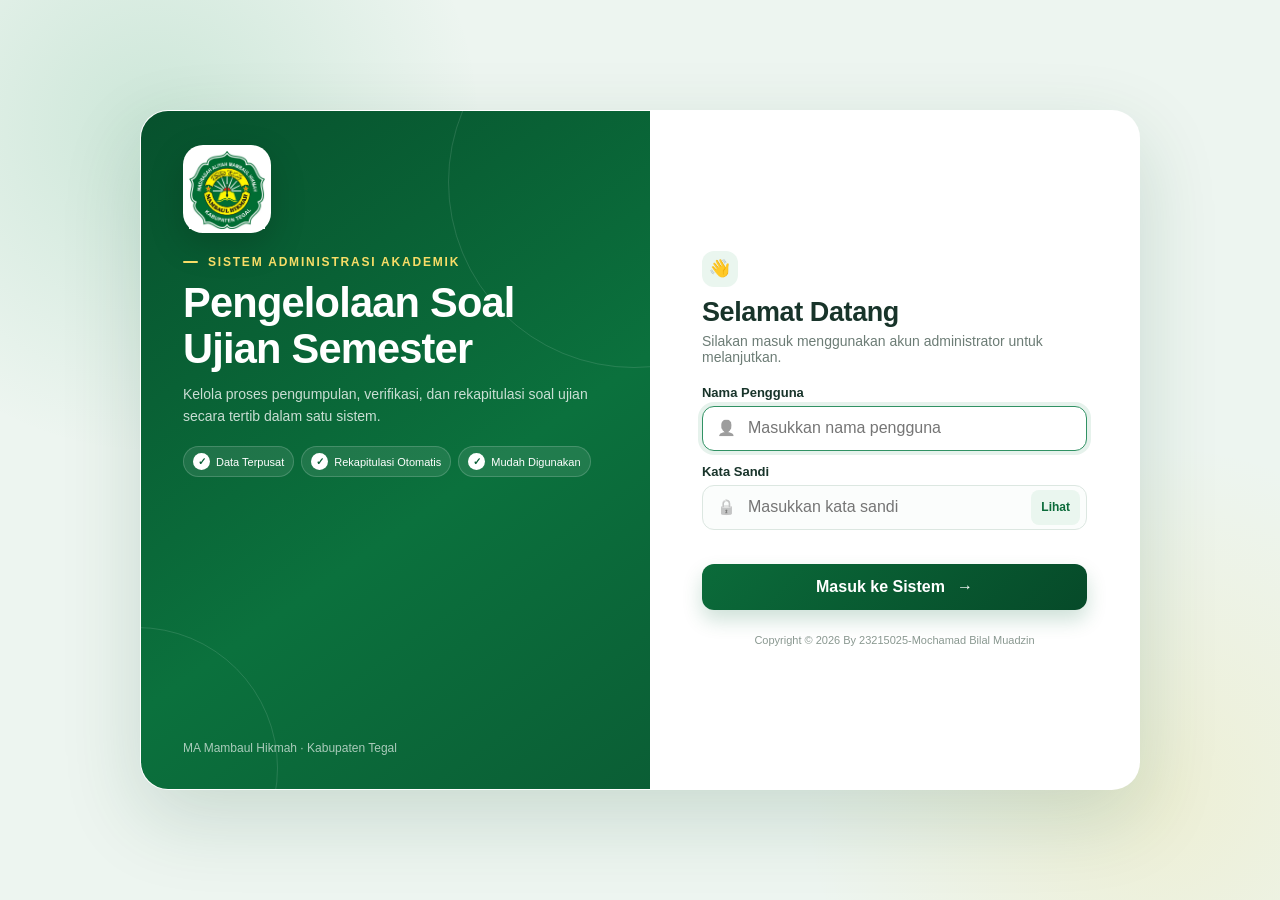
<file: index.html>
<!doctype html>
<html lang="id">
<head>
  <meta charset="utf-8">
  <meta name="viewport" content="width=device-width,initial-scale=1">
  <meta name="theme-color" content="#0b6b3a">
  <title>Login | Administrasi Soal MA</title>
  <link rel="icon" href="assets/favicon.png">
  <link rel="stylesheet" href="css/login.css">
  <link rel="stylesheet" href="css/animations.css">
</head>
<body>
  <main class="login-page">
    <section class="login-shell">
      <div class="login-intro">
        <div class="intro-content">
          <div class="school-mark"><img src="assets/logo-ma.png" alt="Logo resmi MA Mambaul Hikmah"></div>
          <span class="eyebrow">Sistem Administrasi Akademik</span>
          <h1>Pengelolaan Soal<br>Ujian Semester</h1>
          <p>Kelola proses pengumpulan, verifikasi, dan rekapitulasi soal ujian secara tertib dalam satu sistem.</p>
          <div class="feature-list"><span><b>✓</b> Data Terpusat</span><span><b>✓</b> Rekapitulasi Otomatis</span><span><b>✓</b> Mudah Digunakan</span></div>
        </div>
        <div class="intro-footer">MA Mambaul Hikmah · Kabupaten Tegal</div>
      </div>
      <div class="login-form-side">
        <div class="mobile-brand"><img src="assets/logo-ma.png" alt="Logo MA Mambaul Hikmah"><div><strong>MA Mambaul Hikmah</strong><span>Administrasi Soal Ujian</span></div></div>
        <div class="form-heading"><span class="welcome-icon">👋</span><h2>Selamat Datang</h2><p>Silakan masuk menggunakan akun administrator untuk melanjutkan.</p></div>
        <form id="loginForm">
          <div class="form-group"><label for="username">Nama Pengguna</label><div class="input-wrap"><span class="input-icon">👤</span><input id="username" autocomplete="username" required placeholder="Masukkan nama pengguna" autofocus></div></div>
          <div class="form-group"><label for="password">Kata Sandi</label><div class="input-wrap"><span class="input-icon">🔒</span><input type="password" id="password" autocomplete="current-password" required placeholder="Masukkan kata sandi"><button class="toggle-password" type="button" id="togglePassword" aria-label="Tampilkan kata sandi">Lihat</button></div></div>
          <p id="loginMessage" class="login-message" aria-live="polite"></p>
          <button class="btn-login" type="submit"><span>Masuk ke Sistem</span><span>→</span></button>
        </form>
        <div class="login-footer">Copyright © 2026 By 23215025-Mochamad Bilal Muadzin</div>
      </div>
    </section>
  </main>
  <script src="js/login.js"></script>
</body>
</html>
</file>
<file: css/login.css>
:root{--green:#0b6b3a;--green-dark:#064a29;--green-soft:#eaf6ef;--text:#18342a;--muted:#6c7c75;--border:#dce7e1;--danger:#b42318}*{box-sizing:border-box}body{margin:0;min-height:100vh;color:var(--text);font-family:"Segoe UI",Inter,Arial,sans-serif;background:radial-gradient(circle at 12% 14%,rgba(33,155,91,.16),transparent 24%),radial-gradient(circle at 90% 88%,rgba(241,196,15,.12),transparent 25%),#edf5f0}button,input{font:inherit}.login-page{min-height:100vh;display:grid;place-items:center;padding:34px}.login-shell{width:min(1000px,100%);min-height:625px;display:grid;grid-template-columns:1.02fr .98fr;overflow:hidden;border:1px solid #ffffffcc;border-radius:28px;background:#fff;box-shadow:0 28px 80px rgba(13,75,44,.16)}.login-intro{position:relative;display:flex;flex-direction:column;justify-content:space-between;padding:50px;overflow:hidden;color:#fff;background:linear-gradient(145deg,#07512d,#0b713d 58%,#0b5e35)}.login-intro:before,.login-intro:after{content:"";position:absolute;border:1px solid #ffffff1f;border-radius:50%}.login-intro:before{width:370px;height:370px;right:-170px;top:-115px}.login-intro:after{width:280px;height:280px;left:-145px;bottom:-120px}.intro-content,.intro-footer{position:relative;z-index:1}.school-mark{width:112px;height:112px;display:grid;place-items:center;margin-bottom:30px;padding:8px;border-radius:25px;background:#fff;box-shadow:0 12px 35px #0000002b}.school-mark img{width:100%;height:100%;object-fit:contain}.eyebrow{font-size:12px;font-weight:750;letter-spacing:1.8px;text-transform:uppercase;color:#f8dd67}.login-intro h1{margin:13px 0 16px;font-size:clamp(36px,4vw,48px);line-height:1.12;letter-spacing:-.8px}.login-intro p{max-width:410px;margin:0;color:#ffffffc7;font-size:16px;line-height:1.7}.feature-list{display:flex;flex-wrap:wrap;gap:9px;margin-top:28px}.feature-list span{padding:8px 11px;border:1px solid #ffffff2b;border-radius:99px;background:#ffffff17;font-size:12px}.intro-footer{color:#ffffffa6;font-size:12px}.login-form-side{display:flex;flex-direction:column;justify-content:center;padding:52px 58px}.mobile-brand{display:none}.form-heading{margin-bottom:28px}.welcome-icon{display:inline-grid;width:42px;height:42px;place-items:center;border-radius:12px;background:var(--green-soft);font-size:20px}.form-heading h2{margin:14px 0 7px;font-size:30px;letter-spacing:-.4px}.form-heading p{margin:0;color:var(--muted);font-size:14px}.form-group{margin-bottom:18px}.form-group label{display:block;margin-bottom:8px;font-size:13px;font-weight:700}.label-row{display:flex;justify-content:space-between;align-items:center}.label-row span{margin-bottom:8px;color:var(--muted);font-size:11px}.input-wrap{position:relative}.input-wrap input{width:100%;height:49px;padding:0 75px 0 45px;color:var(--text);border:1px solid var(--border);border-radius:12px;outline:0;background:#fbfdfc;transition:.2s}.input-wrap input:focus{border-color:#319264;background:#fff;box-shadow:0 0 0 4px #3192641f}.input-icon{position:absolute;left:15px;top:50%;z-index:1;transform:translateY(-50%);font-size:15px;filter:grayscale(1);opacity:.65}.toggle-password{position:absolute;right:7px;top:7px;height:35px;padding:0 10px;border:0;border-radius:8px;color:var(--green);background:var(--green-soft);font-size:12px;font-weight:700;cursor:pointer}.login-message{min-height:20px;margin:-2px 0 9px;color:var(--danger);font-size:13px}.btn-login{width:100%;height:50px;display:flex;align-items:center;justify-content:center;gap:12px;border:0;border-radius:12px;color:#fff;background:linear-gradient(135deg,var(--green),var(--green-dark));box-shadow:0 10px 20px #0b6b3a33;font-weight:750;cursor:pointer;transition:.2s}.btn-login:hover{transform:translateY(-1px);box-shadow:0 14px 24px #0b6b3a40}.demo-account{display:flex;align-items:center;gap:11px;margin-top:20px;padding:11px 13px;border:1px dashed #bbd7c7;border-radius:12px;background:#f4faf6}.demo-icon{display:grid;width:34px;height:34px;place-items:center;border-radius:9px;background:#fff}.demo-account small{color:var(--muted);font-size:10px}.demo-account p{display:flex;gap:8px;margin:2px 0 0;font-size:12px}.demo-account p span{color:#9aaba3}.login-footer{margin-top:26px;color:#899890;text-align:center;font-size:11px;line-height:1.55}@media(max-width:820px){.login-page{padding:22px}.login-shell{width:min(490px,100%);min-height:auto;display:block;border-radius:23px}.login-intro{display:none}.login-form-side{padding:35px 38px}.mobile-brand{display:flex;align-items:center;gap:12px;margin-bottom:30px;padding-bottom:20px;border-bottom:1px solid #edf1ef}.mobile-brand img{width:58px;height:58px;object-fit:contain}.mobile-brand strong,.mobile-brand span{display:block}.mobile-brand strong{font-size:14px}.mobile-brand span{margin-top:3px;color:var(--muted);font-size:11px}}@media(max-width:480px){.login-page{align-items:start;padding:12px}.login-shell{border-radius:19px}.login-form-side{padding:27px 22px}.mobile-brand{margin-bottom:24px}.form-heading{margin-bottom:23px}.form-heading h2{font-size:25px}.welcome-icon{display:none}.login-footer{margin-top:20px}}
</file>
<file: css/animations.css>
.feature-list span,.toggle-password{transition:transform .2s ease,box-shadow .2s ease,background-color .2s ease}.feature-list span:hover{transform:translateY(-3px);background:#ffffff24;box-shadow:0 8px 15px #00351d40}.toggle-password:hover{transform:scale(1.05);background:#dcefe4}.is-clicked{animation:loginClick .32s ease!important}@keyframes loginClick{0%{transform:scale(1)}45%{transform:scale(.96)}100%{transform:scale(1)}}@media(prefers-reduced-motion:reduce){.feature-list span,.toggle-password,.btn-login,.input-wrap input{transition:none}.is-clicked{animation:none!important}}

/* Animasi login berhasil. */
.success-celebration{position:fixed;inset:0;z-index:100;display:grid;place-items:center;padding:20px;background:rgba(6,48,29,.42);backdrop-filter:blur(5px);opacity:0;visibility:hidden;transition:opacity .25s ease,visibility .25s ease}.success-celebration.show{opacity:1;visibility:visible}.success-card{position:relative;width:min(380px,100%);padding:36px 29px 28px;overflow:hidden;border:1px solid #fff;border-radius:23px;background:#fff;text-align:center;box-shadow:0 25px 75px #062b1d59;transform:translateY(24px) scale(.88);transition:transform .4s cubic-bezier(.2,1.2,.4,1)}.success-celebration.show .success-card{transform:none}.success-check{width:92px;height:92px;margin:0 auto 17px}.success-check svg{width:100%;height:100%;overflow:visible}.success-check circle{fill:#e5f7ec;stroke:#28a164;stroke-width:2;stroke-dasharray:151;stroke-dashoffset:151}.success-check path{fill:none;stroke:#16834c;stroke-width:5;stroke-linecap:round;stroke-linejoin:round;stroke-dasharray:48;stroke-dashoffset:48}.success-celebration.show .success-check circle{animation:successStroke .48s ease .12s forwards}.success-celebration.show .success-check path{animation:successStroke .42s ease .48s forwards}.success-card strong{display:block;color:#123f2c;font-size:24px}.success-card p{margin:8px 0 23px;color:#687970;font-size:14px;line-height:1.5}.success-progress{height:4px;overflow:hidden;border-radius:9px;background:#e4efe8}.success-progress span{display:block;width:100%;height:100%;border-radius:inherit;background:linear-gradient(90deg,#159455,#49bd7d);transform-origin:left}.success-celebration.show .success-progress span{animation:successTimer 1.9s linear forwards}.success-sparkles i{position:absolute;width:9px;height:9px;border-radius:50%;background:#efc84a;opacity:0}.success-sparkles i:nth-child(1){left:20%;top:22%;background:#22a867}.success-sparkles i:nth-child(2){right:19%;top:18%}.success-sparkles i:nth-child(3){left:13%;top:46%;background:#65c98e}.success-sparkles i:nth-child(4){right:12%;top:44%;background:#22a867}.success-sparkles i:nth-child(5){left:29%;top:10%}.success-sparkles i:nth-child(6){right:28%;top:9%;background:#65c98e}.success-celebration.show .success-sparkles i{animation:successPop .7s ease .35s both}.success-celebration.show .success-sparkles i:nth-child(even){animation-delay:.47s}.login-shake{animation:loginShake .38s ease}.btn-login:disabled{cursor:wait;filter:saturate(.8);opacity:.9}@keyframes successStroke{to{stroke-dashoffset:0}}@keyframes successTimer{to{transform:scaleX(0)}}@keyframes successPop{0%{transform:scale(0);opacity:0}45%{transform:scale(1.6);opacity:1}100%{transform:translateY(-12px) scale(.5);opacity:0}}@keyframes loginShake{20%,60%{transform:translateX(-6px)}40%,80%{transform:translateX(6px)}}@media(prefers-reduced-motion:reduce){.success-celebration,.success-card{transition:none}.success-celebration.show .success-check circle,.success-celebration.show .success-check path,.success-celebration.show .success-progress span,.success-celebration.show .success-sparkles i,.login-shake{animation:none;stroke-dashoffset:0}}

/* Mengurangi efek GPU berat agar login tetap mulus pada perangkat ringan. */
.success-celebration{backdrop-filter:none!important}

/* Menjaga seluruh halaman login muat pada satu layar laptop. */
@media (min-width:821px){
  html,body{height:100%;overflow:hidden}
  .login-page{height:100vh;min-height:0;padding:16px 24px}
  .login-shell{height:min(680px,calc(100vh - 32px));min-height:0}
  .login-intro{padding:34px 42px}
  .school-mark{width:88px;height:88px;margin-bottom:19px;padding:6px;border-radius:20px}
  .login-intro h1{margin:9px 0 11px;font-size:clamp(31px,3.25vw,43px)}
  .login-intro p{font-size:14px;line-height:1.55}
  .feature-list{margin-top:19px;gap:7px}
  .feature-list span{padding:6px 9px;font-size:11px}
  .login-form-side{padding:30px 52px}
  .form-heading{margin-bottom:20px}
  .welcome-icon{width:36px;height:36px;font-size:17px}
  .form-heading h2{margin:10px 0 5px;font-size:27px}
  .form-group{margin-bottom:13px}
  .form-group label,.label-row span{margin-bottom:6px}
  .input-wrap input{height:45px}
  .toggle-password{top:5px}
  .login-message{min-height:17px;margin:-2px 0 6px}
  .btn-login{height:46px}
  .login-footer{margin-top:22px}
}

/* Penyempurnaan hierarki tulisan pada panel identitas. */
.intro-content{max-width:500px}
.eyebrow{display:inline-block;position:relative;padding-left:25px;line-height:1.4}
.eyebrow:before{content:"";position:absolute;left:0;top:50%;width:15px;height:2px;border-radius:2px;background:#f8dd67;transform:translateY(-50%)}
.login-intro h1{max-width:500px;text-wrap:balance}
.login-intro p{max-width:470px;text-wrap:pretty}
.feature-list span{display:inline-flex;align-items:center;gap:6px;white-space:nowrap}
.feature-list span b{display:inline-grid;width:17px;height:17px;place-items:center;border-radius:50%;color:#075d34;background:#fff;font-size:10px}
.input-wrap input{padding-right:112px}.toggle-password{min-width:48px}
@media (min-width:821px) and (max-height:700px){
  .login-shell{height:calc(100vh - 20px)}
  .login-page{padding:10px 20px}
  .login-intro{padding:25px 36px}
  .school-mark{width:72px;height:72px;margin-bottom:12px}
  .login-intro h1{font-size:34px}
  .feature-list{margin-top:12px}
  .login-form-side{padding:20px 46px}
  .welcome-icon{display:none}
  .form-heading{margin-bottom:15px}
  .login-footer{margin-top:9px}
}
</file>
<file: css/style.css>
:root{--primary:#176b43;--primary-dark:#0d482f;--primary-light:#e8f4ed;--gold:#d6a82e;--bg:#f3f7f5;--text:#1d3028;--muted:#66766f;--danger:#b42318;--border:#dce5df;--sidebar:250px}*{box-sizing:border-box}html{scroll-behavior:smooth}body{margin:0;font-family:Segoe UI,Arial,sans-serif;background:var(--bg);color:var(--text)}button,input,select,textarea{font:inherit}.sidebar{position:fixed;inset:0 auto 0 0;width:var(--sidebar);background:linear-gradient(180deg,var(--primary-dark),#11613d);color:#fff;padding:20px 14px;z-index:30;transition:.25s}.brand{display:flex;align-items:center;gap:11px;padding:3px 8px 22px;border-bottom:1px solid #ffffff25}.brand img{width:47px;height:47px;object-fit:cover;border-radius:50%}.brand strong{display:block;font-size:14px}.brand small{opacity:.75}.nav{display:grid;gap:6px;margin-top:22px}.nav a{color:#e9f4ed;text-decoration:none;padding:12px 13px;border-radius:9px}.nav a:hover,.nav a.active{background:#ffffff1c;color:#fff}.main{margin-left:var(--sidebar);min-height:100vh;display:flex;flex-direction:column}.topbar{height:74px;background:#fff;border-bottom:1px solid var(--border);display:flex;align-items:center;justify-content:space-between;padding:0 25px;position:sticky;top:0;z-index:20}.topbar h1{font-size:19px;margin:0}.topbar small{color:var(--muted)}.admin-area{display:flex;align-items:center;gap:12px}.menu-toggle{display:none;border:0;background:var(--primary-light);color:var(--primary);padding:8px 10px;border-radius:8px}.content{padding:25px;flex:1}.page-heading{margin-bottom:20px}.page-heading h2{margin:0 0 5px;font-size:24px}.page-heading p{margin:0;color:var(--muted)}.stats{display:grid;grid-template-columns:repeat(3,1fr);gap:15px;margin-bottom:20px}.stat-card,.panel{background:#fff;border:1px solid var(--border);border-radius:13px;box-shadow:0 3px 12px #204b3620}.stat-card{padding:19px;border-left:4px solid var(--primary)}.stat-card span{color:var(--muted);font-size:13px}.stat-card strong{display:block;font-size:28px;margin-top:5px;color:var(--primary-dark)}.panel{padding:20px;margin-bottom:20px}.panel-title{display:flex;justify-content:space-between;align-items:center;gap:12px;margin-bottom:17px}.panel-title h3{margin:0}.form-grid{display:grid;grid-template-columns:repeat(2,1fr);gap:14px}.form-group label{display:block;font-weight:650;font-size:14px;margin-bottom:6px}.form-group input,.form-group select,.form-group textarea,.filters input,.filters select{width:100%;padding:10px 11px;border:1px solid #cbd8d0;border-radius:8px;background:#fff}.form-group textarea{resize:vertical;min-height:76px}.full{grid-column:1/-1}.form-actions{display:flex;gap:9px;margin-top:16px}.btn{border:0;border-radius:8px;padding:10px 14px;cursor:pointer;font-weight:650}.btn-primary{background:var(--primary);color:#fff}.btn-secondary{background:#e9efeb;color:#34473e}.btn-danger{background:#feeceb;color:var(--danger)}.btn-small{padding:6px 9px;font-size:12px}.filters{display:grid;grid-template-columns:2fr 1fr 1fr;gap:10px;margin-bottom:14px}.table-wrap{overflow-x:auto;border:1px solid var(--border);border-radius:9px}table{width:100%;border-collapse:collapse;min-width:760px}th,td{padding:11px 12px;text-align:left;border-bottom:1px solid var(--border);font-size:13px}th{background:#edf5f0;color:#244435;white-space:nowrap}tbody tr:hover{background:#fafcfb}.empty{text-align:center;color:var(--muted);padding:28px}.badge{display:inline-block;border-radius:999px;padding:5px 9px;font-size:11px;font-weight:700;white-space:nowrap}.badge.approved{background:#dcfce7;color:#166534}.badge.revision{background:#fee2e2;color:#991b1b}.badge.waiting{background:#fef3c7;color:#92400e}.footer{text-align:center;background:#fff;border-top:1px solid var(--border);padding:18px;color:var(--muted);font-size:13px;line-height:1.5}.toast{position:fixed;right:20px;top:85px;background:#173f2d;color:#fff;padding:12px 17px;border-radius:9px;box-shadow:0 8px 25px #0003;z-index:60;opacity:0;transform:translateY(-10px);pointer-events:none;transition:.25s}.toast.show{opacity:1;transform:none}.print-title{display:none}.actions{display:flex;gap:6px}.reset-box{display:flex;justify-content:space-between;align-items:center;gap:15px}.muted{color:var(--muted);font-size:13px}.sidebar-backdrop{display:none}
@media(max-width:900px){.sidebar{transform:translateX(-100%)}.sidebar.open{transform:none}.sidebar-backdrop.show{display:block;position:fixed;inset:0;background:#0006;z-index:25}.main{margin-left:0}.menu-toggle{display:inline-block}.stats{grid-template-columns:repeat(2,1fr)}}@media(max-width:600px){.content{padding:16px}.topbar{padding:0 14px}.topbar h1{font-size:15px}.admin-name{display:none}.stats,.form-grid,.filters{grid-template-columns:1fr}.full{grid-column:auto}.panel{padding:15px}.panel-title,.reset-box{align-items:flex-start;flex-direction:column}.stat-card strong{font-size:24px}}@media print{.sidebar,.topbar,.footer,.no-print,.toast{display:none!important}.main{margin:0}.content{padding:0}.panel{box-shadow:none;border:0;padding:0}.print-title{display:block;text-align:center;margin-bottom:25px}.page-heading{display:none}table{min-width:0}th,td{font-size:10px;padding:6px}}
.brand img{width:48px;height:48px;object-fit:contain;border-radius:10px;background:#fff;padding:3px}.field-hint{display:block;margin-top:5px;color:var(--muted);font-size:11px;line-height:1.45}.demo-label{display:inline-block;margin-left:5px;padding:2px 6px;border-radius:999px;color:#8a5a00;background:#fff2c6;font-size:9px;text-transform:uppercase;letter-spacing:.4px;vertical-align:middle}
/* Tombol hamburger untuk membuka dan menutup sidebar. */
.menu-toggle{width:34px;height:34px;display:inline-grid!important;flex:0 0 34px;place-items:center;padding:0;border:0;border-radius:7px;color:#fff;background:#08b98d;cursor:pointer;box-shadow:0 3px 8px #078f7028;transition:background-color .2s ease,transform .2s ease,box-shadow .2s ease}
.menu-toggle:before{content:"";width:18px;height:2px;border-radius:4px;background:#fff;box-shadow:0 -6px 0 #fff,0 6px 0 #fff}
.menu-toggle:hover{background:#079f7a;transform:translateY(-1px);box-shadow:0 7px 16px #078f7040}
.menu-toggle:focus-visible{outline:3px solid #08b98d40;outline-offset:3px}
.nav a{display:flex;align-items:center;gap:9px}.nav-icon{width:22px;flex:0 0 22px;text-align:center;font-size:16px}.nav-label{white-space:nowrap}
.main{transition:margin-left .25s ease}.sidebar{overflow:hidden}
@media(min-width:901px){body.sidebar-collapsed .sidebar{width:72px;transform:none;padding-inline:9px}body.sidebar-collapsed .main{margin-left:72px}body.sidebar-collapsed .brand{justify-content:center;padding-inline:0}body.sidebar-collapsed .brand img{width:45px;height:45px}body.sidebar-collapsed .brand div,body.sidebar-collapsed .nav-label{display:none}body.sidebar-collapsed .nav a{justify-content:center;padding-inline:8px}body.sidebar-collapsed .nav-icon{width:auto;flex-basis:auto;font-size:18px}}
@media(max-width:900px){.sidebar{width:min(250px,82vw)}.menu-toggle{width:34px;height:34px;flex-basis:34px}}

/* Elemen dokumen resmi hanya ditampilkan saat laporan dicetak. */
.print-report-header,.print-ornament,.print-report-title,.print-report-footer{display:none}.report-cell-detail{display:block;margin-top:3px;color:var(--muted);font-size:10px}

@page{size:A4 portrait;margin:12mm}
@media print{
  html,body{width:100%;min-height:auto;background:#fff!important;background-image:none!important;color:#17372a;font-size:9pt;-webkit-print-color-adjust:exact!important;print-color-adjust:exact!important}
  .main{display:block;min-height:auto}
  .content{width:100%;padding:0!important}
  .report-panel{position:relative;margin:0!important;padding:0!important;border:0!important;border-radius:0!important;background:#fff!important;background-image:none!important;box-shadow:none!important}
  .print-report-header{display:grid;grid-template-columns:60px 1fr;align-items:center;gap:12px;padding:0 2px 8px}
  .print-brand-mark{width:55px;height:55px;display:grid;place-items:center;padding:2px;background:#fff}
  .print-brand-mark img{width:100%;height:100%;object-fit:contain}
  .print-school-identity{padding-left:12px;border-left:2px solid #176b43}
  .print-school-identity span{color:#987019;font-size:8px;font-weight:800;letter-spacing:1.6px;text-transform:uppercase}
  .print-school-identity h1{margin:0 0 3px;color:#0d482f;font-family:Georgia,"Times New Roman",serif;font-size:16pt;line-height:1.05;text-transform:uppercase;letter-spacing:.3px}
  .print-school-identity p{margin:0;color:#52675e;font-size:9pt;letter-spacing:.1px}
  .print-ornament{display:block;height:2px;margin-bottom:11px;background:#176b43;overflow:hidden}
  .print-ornament:before{display:none}
  .print-ornament i{display:none}
  .print-report-title{display:block;margin-bottom:9px;padding:0 2px 7px;border-bottom:1px solid #d7e3dc;text-align:center}
  .print-report-title>div>span{display:inline-block;margin-bottom:3px;padding:2px 7px;border-radius:3px;color:#176b43;background:#e8f4ed;font-size:6.5px;font-weight:800;letter-spacing:1px;text-transform:uppercase}
  .print-report-title h2{margin:0 0 6px;color:#17372a;font-size:14pt;line-height:1.2;font-weight:700;text-transform:uppercase;letter-spacing:.2px}
  .print-report-title dl{display:flex;justify-content:center;gap:20px;margin:0;text-align:center}
  .print-report-title dl div{display:flex;gap:4px;padding:0;border:0}
  .print-report-title dt{color:#5f7168;font-size:8.5pt}.print-report-title dt:after{content:":"}
  .print-report-title dd{margin:0;color:#203e31;font-size:8.5pt;font-weight:700}
  .report-table-wrap{overflow:visible!important;border:1px solid #a9c3b3!important;border-radius:6px!important}
  .report-table{display:table;width:100%!important;min-width:0!important;table-layout:fixed;border-collapse:separate;border-spacing:0}
  .report-table thead{display:table-header-group}
  .report-table tbody{display:table-row-group}
  .report-table tr{display:table-row;background:#fff!important;break-inside:avoid;page-break-inside:avoid}
  .report-table th{padding:7px 5px!important;border:0!important;border-bottom:1px solid #a9c3b3!important;color:#fff!important;background:#176b43!important;background-image:none!important;font-size:8pt!important;line-height:1.25;text-transform:uppercase;letter-spacing:.05px;white-space:normal!important}
  .report-table td,.report-table td:nth-child(n){display:table-cell;padding:7px 5px!important;border:0!important;border-bottom:1px solid #d6e1da!important;color:#20382d;background:#fff!important;background-image:none!important;font-size:9pt!important;line-height:1.35;text-align:left!important;vertical-align:top;overflow-wrap:anywhere}
  .report-table tbody tr:nth-child(even) td{background:#f5f9f6!important}
  .report-table tbody tr:last-child td{border-bottom:0!important}
  .report-table th:nth-child(1),.report-table td:nth-child(1){width:5%;text-align:center!important}
  .report-table th:nth-child(2),.report-table td:nth-child(2){width:19%}
  .report-table th:nth-child(3),.report-table td:nth-child(3){width:18%}
  .report-table th:nth-child(4),.report-table td:nth-child(4){width:12%}
  .report-table th:nth-child(5),.report-table td:nth-child(5){width:13%}
  .report-table th:nth-child(6),.report-table td:nth-child(6){width:15%;text-align:center!important}
  .report-table th:nth-child(7),.report-table td:nth-child(7){width:18%}
  .report-table td::before{display:none!important;content:none!important}
  .report-table .report-cell-detail{margin-top:2px;color:#5d7167!important;font-size:7.5pt!important}
  .report-table .badge{display:inline-flex;width:104px;max-width:100%;min-height:28px;align-items:center;justify-content:center;padding:3px 7px!important;border:1px solid currentColor;border-radius:99px;font-size:7.5pt!important;line-height:1.15;white-space:normal;text-align:center;vertical-align:middle}
  .report-table .empty{display:table-cell!important;padding:20px!important;text-align:center!important;font-size:9pt!important}
  .print-report-footer{display:flex;justify-content:flex-end;margin-top:9px;padding:0 4px;break-inside:avoid;page-break-inside:avoid}
  .print-signature{width:215px;text-align:center;color:#263e34;font-size:9.5pt}.print-signature p{margin:0 0 3px}.print-signature>span{display:block}.signature-space{height:34px}.print-signature strong,.print-signature small{display:block}.print-signature strong{padding-top:4px;border-top:1px solid #2c493b;font-size:9.5pt}.print-signature small{margin-top:3px;color:#64766d;font-size:8.5pt}
  .print-bottom-ornament{display:flex;align-items:center;gap:9px;margin-top:9px;padding-top:5px;border-top:1px solid #a9c3b3;color:#174c35;font-size:6.5px;letter-spacing:.3px}.print-bottom-ornament i{flex:1;height:1px;background:#d6a82e}.print-bottom-ornament small{color:#718078;font-size:6.5px}
}

/* Perayaan sukses setelah data tersimpan. */
.success-celebration{position:fixed;inset:0;z-index:100;display:grid;place-items:center;padding:20px;background:rgba(6,48,29,.35);backdrop-filter:blur(4px);opacity:0;visibility:hidden;transition:opacity .25s ease,visibility .25s ease}.success-celebration.show{opacity:1;visibility:visible}.success-card{position:relative;width:min(360px,100%);padding:34px 28px 27px;overflow:hidden;border:1px solid #fff;border-radius:22px;background:#fff;text-align:center;box-shadow:0 24px 70px #062b1d4d;transform:translateY(22px) scale(.9);transition:transform .38s cubic-bezier(.2,1.2,.4,1)}.success-celebration.show .success-card{transform:none}.success-check{width:88px;height:88px;margin:0 auto 17px}.success-check svg{width:100%;height:100%;overflow:visible}.success-check circle{fill:#e5f7ec;stroke:#28a164;stroke-width:2;stroke-dasharray:151;stroke-dashoffset:151}.success-check path{fill:none;stroke:#16834c;stroke-width:5;stroke-linecap:round;stroke-linejoin:round;stroke-dasharray:48;stroke-dashoffset:48}.success-celebration.show .success-check circle{animation:successStroke .48s ease .12s forwards}.success-celebration.show .success-check path{animation:successStroke .42s ease .48s forwards}.success-card strong{display:block;color:#123f2c;font-size:23px}.success-card p{margin:8px 0 22px;color:#687970;font-size:14px;line-height:1.5}.success-progress{height:4px;overflow:hidden;border-radius:9px;background:#e4efe8}.success-progress span{display:block;width:100%;height:100%;border-radius:inherit;background:linear-gradient(90deg,#159455,#49bd7d);transform-origin:left}.success-celebration.show .success-progress span{animation:successTimer 1.9s linear forwards}.success-sparkles i{position:absolute;width:9px;height:9px;border-radius:50%;background:#efc84a;opacity:0}.success-sparkles i:nth-child(1){left:20%;top:22%;background:#22a867}.success-sparkles i:nth-child(2){right:19%;top:18%}.success-sparkles i:nth-child(3){left:13%;top:46%;background:#65c98e}.success-sparkles i:nth-child(4){right:12%;top:44%;background:#22a867}.success-sparkles i:nth-child(5){left:29%;top:10%}.success-sparkles i:nth-child(6){right:28%;top:9%;background:#65c98e}.success-celebration.show .success-sparkles i{animation:successPop .7s ease .35s both}.success-celebration.show .success-sparkles i:nth-child(even){animation-delay:.47s}@keyframes successStroke{to{stroke-dashoffset:0}}@keyframes successTimer{to{transform:scaleX(0)}}@keyframes successPop{0%{transform:scale(0);opacity:0}45%{transform:scale(1.6);opacity:1}100%{transform:translateY(-12px) scale(.5);opacity:0}}@media(prefers-reduced-motion:reduce){.success-celebration,.success-card{transition:none}.success-celebration.show .success-check circle,.success-celebration.show .success-check path,.success-celebration.show .success-progress span,.success-celebration.show .success-sparkles i{animation:none;stroke-dashoffset:0}}

/* Variasi animasi ketika data berhasil dihapus. */
.success-celebration.is-delete{background:rgba(68,18,15,.32)}
.is-delete .success-card{box-shadow:0 24px 70px #5b1b1740}
.is-delete .success-check circle{fill:#fff0ef;stroke:#dc6259}
.is-delete .success-check path{stroke:#b93830;stroke-width:2.4;stroke-dasharray:100;stroke-dashoffset:100}
.is-delete .success-card strong{color:#8f2923}
.is-delete .success-progress span{background:linear-gradient(90deg,#b93830,#e3736a)}
.is-delete .success-sparkles i:nth-child(odd){background:#dc6259}
.is-delete .success-sparkles i:nth-child(even){background:#e5a642}
.success-celebration.show.is-delete .success-progress span{animation-duration:1.8s}

/* Optimasi rendering: hindari transform dan blur pada area besar. */
.success-celebration{backdrop-filter:none!important}
.panel{transition:box-shadow .15s ease!important}.panel:hover{box-shadow:0 3px 12px #204b3620!important}
tbody tr{transition:background-color .15s ease!important}tbody tr:hover{transform:none!important}
input,select,textarea{transition:border-color .15s ease,box-shadow .15s ease!important}
@media(max-width:900px){.stat-card:hover,.btn:hover,.nav a:hover,.menu-toggle:hover{transform:none!important;filter:none!important}}

/* Animasi interaksi pada fitur, menu, tabel, dan form. */
.nav a,.btn,.stat-card,.panel,tbody tr,input,select,textarea{transition:transform .2s ease,box-shadow .2s ease,background-color .2s ease,border-color .2s ease,filter .2s ease}.nav a:hover{transform:translateX(5px)}.btn:hover{transform:translateY(-2px);box-shadow:0 7px 16px #173f2d26;filter:brightness(1.04)}.stat-card:hover{transform:translateY(-4px);box-shadow:0 10px 25px #204b3626}.panel:hover{box-shadow:0 7px 20px #204b3620}tbody tr:hover{transform:scale(1.002)}input:hover,select:hover,textarea:hover{border-color:#8bb9a0}input:focus,select:focus,textarea:focus{outline:0;border-color:var(--primary);box-shadow:0 0 0 3px #176b4320}.is-clicked{animation:featureClick .32s ease!important}@keyframes featureClick{0%{transform:scale(1)}45%{transform:scale(.96)}100%{transform:scale(1)}}@media(prefers-reduced-motion:reduce){.nav a,.btn,.stat-card,.panel,tbody tr,input,select,textarea{transition:none}.is-clicked{animation:none!important}}@media print{.nav a,.btn,.stat-card,.panel,tbody tr,input,select,textarea{transition:none!important;animation:none!important}.panel,.panel:hover,.report-panel,.report-panel:hover{background-image:none!important;box-shadow:none!important;filter:none!important;transform:none!important}}
</file>
